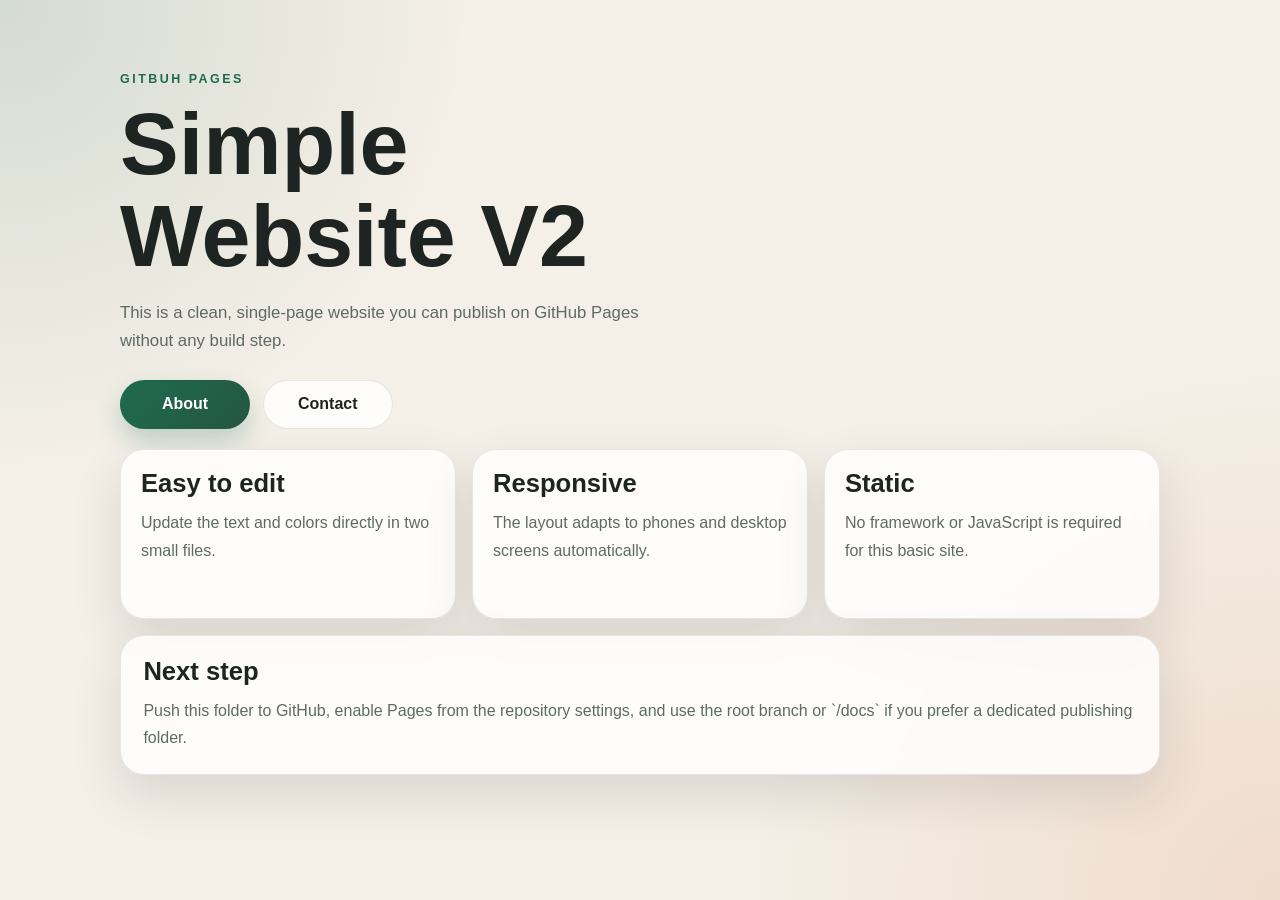
<file: index.html>
<!DOCTYPE html>
<html lang="en">
<head>
  <meta charset="UTF-8">
  <meta name="viewport" content="width=device-width, initial-scale=1.0">
  <title>Simple Pages Site</title>
  <meta name="description" content="A basic static website ready for GitHub Pages.">
  <link rel="stylesheet" href="styles.css">
</head>
<body>
  <main class="page">
    <section class="hero">
      <p class="eyebrow">Gitbuh Pages</p>
      <h1>Simple Website V2</h1>
      <p class="intro">
        This is a clean, single-page website you can publish on GitHub Pages without any build step.
      </p>
      <div class="actions">
        <a class="button primary" href="#about">About</a>
        <a class="button secondary" href="#contact">Contact</a>
      </div>
    </section>

    <section class="grid" id="about">
      <article class="card">
        <h2>Easy to edit</h2>
        <p>Update the text and colors directly in two small files.</p>
      </article>
      <article class="card">
        <h2>Responsive</h2>
        <p>The layout adapts to phones and desktop screens automatically.</p>
      </article>
      <article class="card">
        <h2>Static</h2>
        <p>No framework or JavaScript is required for this basic site.</p>
      </article>
    </section>

    <section class="panel" id="contact">
      <h2>Next step</h2>
      <p>
        Push this folder to GitHub, enable Pages from the repository settings, and use the root
        branch or `/docs` if you prefer a dedicated publishing folder.
      </p>
    </section>
  </main>
</body>
</html>
</file>
<file: styles.css>
:root {
  --bg: #f4efe7;
  --text: #1e2421;
  --muted: #5f6a64;
  --surface: rgba(255, 255, 255, 0.82);
  --border: rgba(30, 36, 33, 0.1);
  --accent: #1f6b4f;
  --accent-2: #d96c36;
  --shadow: 0 20px 50px rgba(30, 36, 33, 0.12);
}

* {
  box-sizing: border-box;
}

html {
  scroll-behavior: smooth;
}

body {
  margin: 0;
  min-height: 100vh;
  font-family: Arial, Helvetica, sans-serif;
  color: var(--text);
  background:
    radial-gradient(circle at top left, rgba(31, 107, 79, 0.15), transparent 30%),
    radial-gradient(circle at bottom right, rgba(217, 108, 54, 0.15), transparent 34%),
    var(--bg);
}

.page {
  width: min(1040px, calc(100% - 2rem));
  margin: 0 auto;
  padding: 4.5rem 0 3rem;
}

.hero {
  max-width: 760px;
  margin-bottom: 1.25rem;
}

.eyebrow {
  margin: 0 0 0.75rem;
  font-size: 0.78rem;
  font-weight: 700;
  letter-spacing: 0.2em;
  text-transform: uppercase;
  color: var(--accent);
}

h1,
h2 {
  margin: 0;
  line-height: 1.05;
}

h1 {
  font-size: clamp(3rem, 8vw, 5.5rem);
  max-width: 12ch;
}

h2 {
  font-size: clamp(1.2rem, 2vw, 1.7rem);
}

.intro,
.panel p,
.card p {
  color: var(--muted);
  line-height: 1.7;
}

.intro {
  max-width: 60ch;
  margin: 1rem 0 0;
  font-size: 1.05rem;
}

.actions {
  display: flex;
  flex-wrap: wrap;
  gap: 0.8rem;
  margin-top: 1.5rem;
}

.button {
  display: inline-flex;
  align-items: center;
  justify-content: center;
  min-width: 130px;
  padding: 0.9rem 1.2rem;
  border-radius: 999px;
  text-decoration: none;
  font-weight: 700;
  border: 1px solid transparent;
}

.button.primary {
  color: white;
  background: linear-gradient(135deg, var(--accent), #245543);
  box-shadow: 0 12px 24px rgba(31, 107, 79, 0.24);
}

.button.secondary {
  color: var(--text);
  background: var(--surface);
  border-color: var(--border);
  backdrop-filter: blur(8px);
}

.grid {
  display: grid;
  grid-template-columns: repeat(3, minmax(0, 1fr));
  gap: 1rem;
}

.card,
.panel {
  background: var(--surface);
  border: 1px solid var(--border);
  border-radius: 24px;
  box-shadow: var(--shadow);
  backdrop-filter: blur(10px);
}

.card {
  padding: 1.25rem;
  min-height: 170px;
}

.card p {
  margin: 0.8rem 0 0;
}

.panel {
  margin-top: 1rem;
  padding: 1.4rem;
}

.panel p {
  margin: 0.75rem 0 0;
}

@media (max-width: 840px) {
  .grid {
    grid-template-columns: 1fr;
  }

  .page {
    padding-top: 3.5rem;
  }
}

@media (max-width: 540px) {
  .page {
    width: min(100% - 1.1rem, 1040px);
  }

  .button {
    width: 100%;
  }
}
</file>
